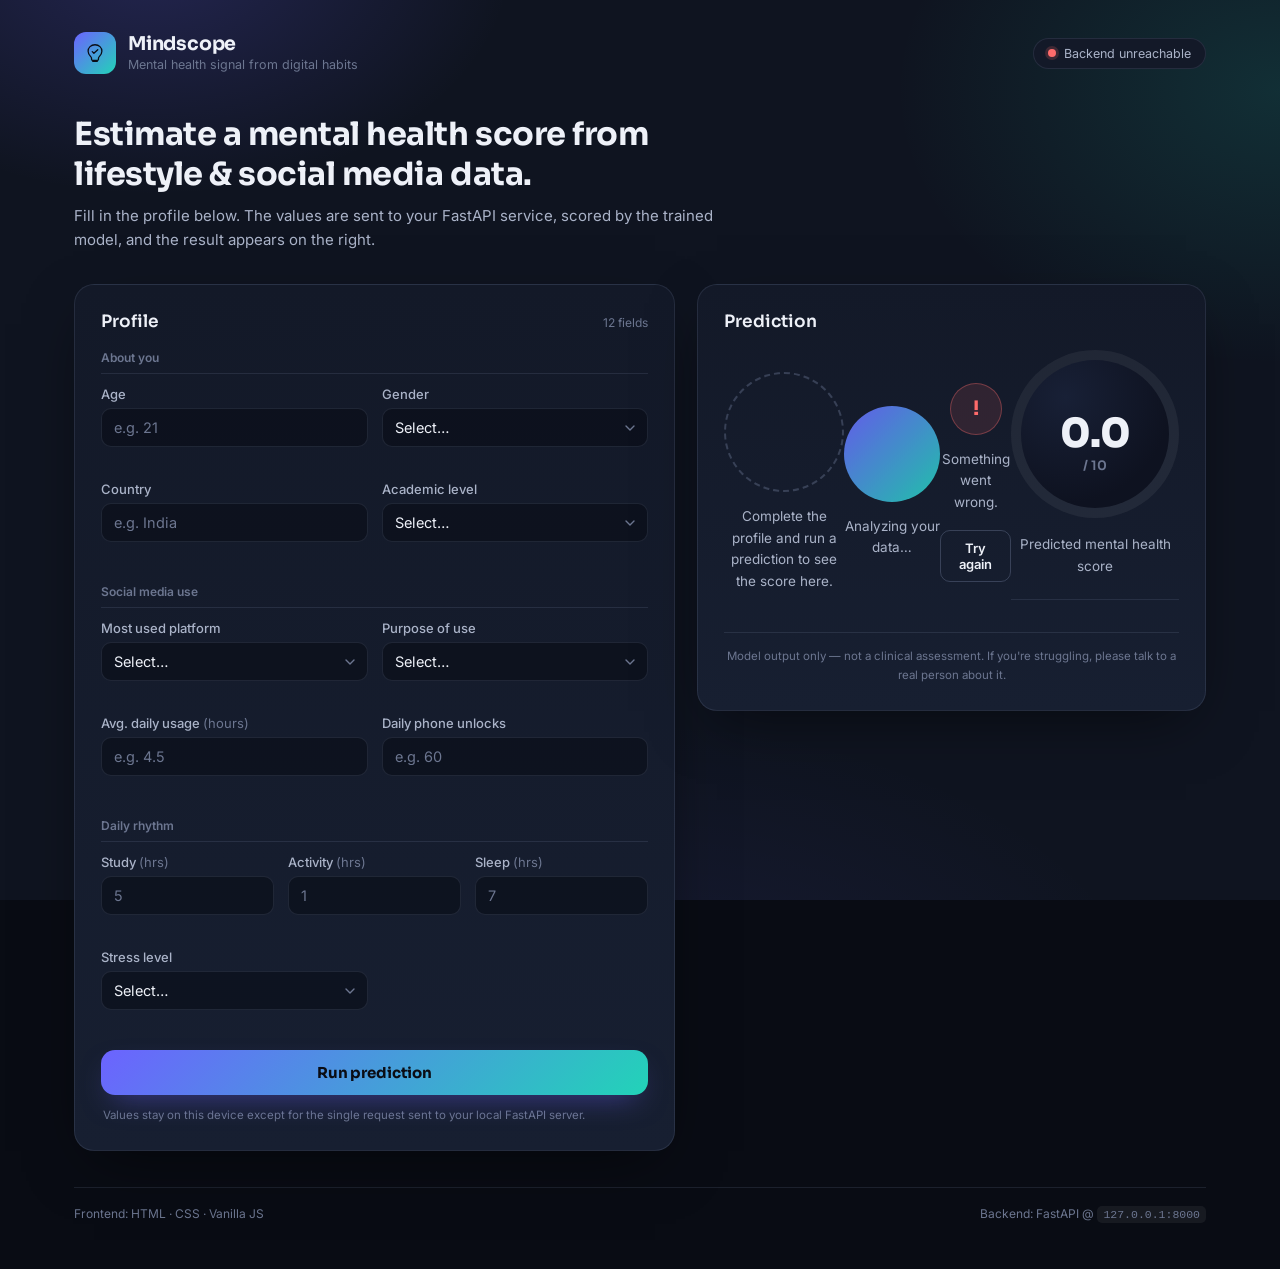
<file: index.html>
<!DOCTYPE html>
<html lang="en">
<head>
<meta charset="UTF-8" />
<meta name="viewport" content="width=device-width, initial-scale=1.0" />
<title>Mindscope — Mental Health Prediction Dashboard</title>
<link rel="preconnect" href="https://fonts.googleapis.com" />
<link rel="preconnect" href="https://fonts.gstatic.com" crossorigin />
<link href="https://fonts.googleapis.com/css2?family=Sora:wght@400;500;600;700;800&family=Inter:wght@400;500;600;700&display=swap" rel="stylesheet" />
<link rel="stylesheet" href="style.css" />
</head>
<body>

  <div class="backdrop" aria-hidden="true"></div>

  <div class="shell">

    <!-- Header -->
    <header class="site-header">
      <div class="brand">
        <span class="brand-mark">
          <svg width="22" height="22" viewBox="0 0 24 24" fill="none" xmlns="http://www.w3.org/2000/svg">
            <path d="M12 3C7.5 3 4.5 6.2 4.5 10c0 2.6 1.5 4.4 2.6 5.7.6.7 1.1 1.3 1.1 1.8v1.3c0 .7.6 1.2 1.2 1.2h5.2c.7 0 1.2-.5 1.2-1.2v-1.3c0-.5.5-1.1 1.1-1.8 1.1-1.3 2.6-3.1 2.6-5.7C19.5 6.2 16.5 3 12 3Z" stroke="currentColor" stroke-width="1.4" stroke-linejoin="round"/>
            <path d="M9.5 21h5" stroke="currentColor" stroke-width="1.4" stroke-linecap="round"/>
            <path d="M9 10.5l1.8 1.8L15 8.5" stroke="currentColor" stroke-width="1.4" stroke-linecap="round" stroke-linejoin="round"/>
          </svg>
        </span>
        <div class="brand-text">
          <span class="brand-name">Mindscope</span>
          <span class="brand-sub">Mental health signal from digital habits</span>
        </div>
      </div>
      <div class="status-pill" id="apiStatusPill">
        <span class="status-dot" id="apiStatusDot"></span>
        <span id="apiStatusLabel">Checking backend…</span>
      </div>
    </header>

    <!-- Hero -->
    <section class="hero">
      <h1>Estimate a mental health score from lifestyle &amp; social media data.</h1>
      <p>Fill in the profile below. The values are sent to your FastAPI service, scored by the trained model, and the result appears on the right.</p>
    </section>

    <!-- Main grid -->
    <main class="grid">

      <!-- Form -->
      <section class="panel form-panel" aria-labelledby="formTitle">
        <div class="panel-head">
          <h2 id="formTitle">Profile</h2>
          <span class="panel-hint">12 fields</span>
        </div>

        <form id="predictForm" novalidate>

          <div class="field-group">
            <h3 class="group-title">About you</h3>
            <div class="field-row">
              <div class="field">
                <label for="age">Age</label>
                <input type="number" id="age" name="age" min="10" max="100" step="1" placeholder="e.g. 21" required />
                <span class="field-error" id="age-error"></span>
              </div>
              <div class="field">
                <label for="gender">Gender</label>
                <select id="gender" name="gender" required>
                  <option value="" disabled selected>Select…</option>
                  <option value="Male">Male</option>
                  <option value="Female">Female</option>
                </select>
                <span class="field-error" id="gender-error"></span>
              </div>
            </div>
            <div class="field-row">
              <div class="field">
                <label for="country">Country</label>
                <input type="text" id="country" name="country" list="countryList" placeholder="e.g. India" autocomplete="off" required />
                <datalist id="countryList">
                  <option value="India"></option>
                  <option value="USA"></option>
                  <option value="Canada"></option>
                  <option value="Australia"></option>
                  <option value="UK"></option>
                  <option value="Germany"></option>
                  <option value="Mexico"></option>
                  <option value="Turkey"></option>
                  <option value="France"></option>
                  <option value="Other"></option>
                </datalist>
                <span class="field-error" id="country-error"></span>
              </div>
              <div class="field">
                <label for="academic_level">Academic level</label>
                <select id="academic_level" name="academic_level" required>
                  <option value="" disabled selected>Select…</option>
                  <option value="High School">High School</option>
                  <option value="Undergraduate">Undergraduate</option>
                  <option value="Graduate">Graduate</option>
                </select>
                <span class="field-error" id="academic_level-error"></span>
              </div>
            </div>
          </div>

          <div class="field-group">
            <h3 class="group-title">Social media use</h3>
            <div class="field-row">
              <div class="field">
                <label for="most_used_platform">Most used platform</label>
                <select id="most_used_platform" name="most_used_platform" required>
                  <option value="" disabled selected>Select…</option>
                  <option value="Facebook">Facebook</option>
                  <option value="LinkedIn">LinkedIn</option>
                  <option value="Instagram">Instagram</option>
                  <option value="Snapchat">Snapchat</option>
                  <option value="Twitter">Twitter</option>
                  <option value="YouTube">YouTube</option>
                  <option value="TikTok">TikTok</option>
                  <option value="LINE">LINE</option>
                  <option value="KakaoTalk">KakaoTalk</option>
                  <option value="VKontakte">VKontakte</option>
                  <option value="WhatsApp">WhatsApp</option>
                  <option value="WeChat">WeChat</option>
                </select>
                <span class="field-error" id="most_used_platform-error"></span>
              </div>
              <div class="field">
                <label for="purpose_of_use">Purpose of use</label>
                <select id="purpose_of_use" name="purpose_of_use" required>
                  <option value="" disabled selected>Select…</option>
                  <option value="Networking">Networking</option>
                  <option value="Education">Education</option>
                  <option value="Entertainment">Entertainment</option>
                  <option value="News">News</option>
                </select>
                <span class="field-error" id="purpose_of_use-error"></span>
              </div>
            </div>
            <div class="field-row">
              <div class="field">
                <label for="avg_daily_usage_hours">Avg. daily usage <span class="unit">(hours)</span></label>
                <input type="number" id="avg_daily_usage_hours" name="avg_daily_usage_hours" min="0" max="24" step="0.1" placeholder="e.g. 4.5" required />
                <span class="field-error" id="avg_daily_usage_hours-error"></span>
              </div>
              <div class="field">
                <label for="daily_unlocks">Daily phone unlocks</label>
                <input type="number" id="daily_unlocks" name="daily_unlocks" min="0" step="1" placeholder="e.g. 60" required />
                <span class="field-error" id="daily_unlocks-error"></span>
              </div>
            </div>
          </div>

          <div class="field-group">
            <h3 class="group-title">Daily rhythm</h3>
            <div class="field-row three">
              <div class="field">
                <label for="study_hours">Study <span class="unit">(hrs)</span></label>
                <input type="number" id="study_hours" name="study_hours" min="0" max="24" step="0.1" placeholder="5" required />
                <span class="field-error" id="study_hours-error"></span>
              </div>
              <div class="field">
                <label for="physical_activity_hours">Activity <span class="unit">(hrs)</span></label>
                <input type="number" id="physical_activity_hours" name="physical_activity_hours" min="0" max="24" step="0.1" placeholder="1" required />
                <span class="field-error" id="physical_activity_hours-error"></span>
              </div>
              <div class="field">
                <label for="sleep_hours_per_night">Sleep <span class="unit">(hrs)</span></label>
                <input type="number" id="sleep_hours_per_night" name="sleep_hours_per_night" min="0" max="24" step="0.1" placeholder="7" required />
                <span class="field-error" id="sleep_hours_per_night-error"></span>
              </div>
            </div>
            <div class="field-row">
              <div class="field">
                <label for="stress_level">Stress level</label>
                <select id="stress_level" name="stress_level" required>
                  <option value="" disabled selected>Select…</option>
                  <option value="Low">Low</option>
                  <option value="Medium">Medium</option>
                  <option value="High">High</option>
                  <option value="Very High">Very High</option>
                </select>
                <span class="field-error" id="stress_level-error"></span>
              </div>
            </div>
          </div>

          <button type="submit" id="predictBtn" class="predict-btn">
            <span class="btn-label">Run prediction</span>
            <span class="btn-spinner" aria-hidden="true"></span>
          </button>

          <p class="form-note">Values stay on this device except for the single request sent to your local FastAPI server.</p>
        </form>
      </section>

      <!-- Result -->
      <section class="panel result-panel" aria-labelledby="resultTitle">
        <div class="panel-head">
          <h2 id="resultTitle">Prediction</h2>
        </div>

        <div class="result-body" id="resultBody">

          <!-- Empty state -->
          <div class="state state-empty" id="stateEmpty">
            <div class="empty-ring"></div>
            <p>Complete the profile and run a prediction to see the score here.</p>
          </div>

          <!-- Loading state -->
          <div class="state state-loading" id="stateLoading" hidden>
            <div class="pulse-ring"></div>
            <p id="loadingText">Analyzing your data…</p>
          </div>

          <!-- Error state -->
          <div class="state state-error" id="stateError" hidden>
            <div class="error-icon">!</div>
            <p id="errorText">Something went wrong.</p>
            <button type="button" class="retry-btn" id="retryBtn">Try again</button>
          </div>

          <!-- Success state -->
          <div class="state state-success" id="stateSuccess" hidden>
            <div class="score-ring" id="scoreRing">
              <span class="score-value" id="scoreValue">0.0</span>
              <span class="score-max">/ 10</span>
            </div>
            <p class="score-label">Predicted mental health score</p>
            <dl class="result-meta" id="resultMeta"></dl>
          </div>

        </div>

        <p class="disclaimer">Model output only — not a clinical assessment. If you're struggling, please talk to a real person about it.</p>
      </section>

    </main>

    <footer class="site-footer">
      <span>Frontend: HTML · CSS · Vanilla JS</span>
      <span>Backend: FastAPI @ <code>127.0.0.1:8000</code></span>
    </footer>

  </div>

  <script src="script.js"></script>
</body>
</html>
</file>
<file: style.css>
/* ============================================================
   Mindscope — Mental Health Prediction Dashboard
   ============================================================ */

:root {
  /* Palette */
  --bg-0: #090c14;
  --bg-1: #0f1420;
  --panel: #131928;
  --panel-2: #171f31;
  --border: rgba(148, 163, 196, 0.14);
  --border-strong: rgba(148, 163, 196, 0.28);

  --text-hi: #eef1f8;
  --text-mid: #aab3c8;
  --text-low: #6c7690;

  --accent-a: #6c63ff;   /* indigo */
  --accent-b: #22d3b8;   /* teal */
  --accent-warn: #f5a524;
  --accent-danger: #ff6b6b;

  --gradient-brand: linear-gradient(135deg, var(--accent-a) 0%, var(--accent-b) 100%);

  --radius-lg: 20px;
  --radius-md: 14px;
  --radius-sm: 10px;

  --shadow-panel: 0 20px 60px -20px rgba(0, 0, 0, 0.6);
  --font-display: 'Sora', 'Inter', system-ui, sans-serif;
  --font-body: 'Inter', system-ui, sans-serif;
}

* { box-sizing: border-box; }

html, body {
  margin: 0;
  padding: 0;
  min-height: 100%;
  background: var(--bg-0);
  color: var(--text-hi);
  font-family: var(--font-body);
  -webkit-font-smoothing: antialiased;
}

body {
  position: relative;
  overflow-x: hidden;
}

/* Ambient background */
.backdrop {
  position: fixed;
  inset: 0;
  z-index: 0;
  background:
    radial-gradient(600px 400px at 12% -5%, rgba(108, 99, 255, 0.22), transparent 60%),
    radial-gradient(700px 500px at 100% 10%, rgba(34, 211, 184, 0.14), transparent 55%),
    radial-gradient(900px 600px at 50% 120%, rgba(108, 99, 255, 0.10), transparent 60%),
    var(--bg-1);
  pointer-events: none;
}

.shell {
  position: relative;
  z-index: 1;
  max-width: 1180px;
  margin: 0 auto;
  padding: 32px 24px 48px;
}

/* ---------- Header ---------- */
.site-header {
  display: flex;
  align-items: center;
  justify-content: space-between;
  gap: 16px;
  flex-wrap: wrap;
  margin-bottom: 40px;
}

.brand { display: flex; align-items: center; gap: 12px; }

.brand-mark {
  width: 42px;
  height: 42px;
  border-radius: 12px;
  display: grid;
  place-items: center;
  background: var(--gradient-brand);
  color: #0b0d16;
  flex-shrink: 0;
}

.brand-text { display: flex; flex-direction: column; line-height: 1.25; }

.brand-name {
  font-family: var(--font-display);
  font-weight: 700;
  font-size: 19px;
  letter-spacing: -0.01em;
}

.brand-sub { font-size: 12.5px; color: var(--text-low); }

.status-pill {
  display: flex;
  align-items: center;
  gap: 8px;
  padding: 7px 14px;
  border-radius: 999px;
  background: var(--panel);
  border: 1px solid var(--border);
  font-size: 12.5px;
  color: var(--text-mid);
}

.status-dot {
  width: 8px;
  height: 8px;
  border-radius: 50%;
  background: var(--text-low);
  transition: background 0.3s ease, box-shadow 0.3s ease;
}
.status-dot.online {
  background: var(--accent-b);
  box-shadow: 0 0 0 3px rgba(34, 211, 184, 0.18);
}
.status-dot.offline {
  background: var(--accent-danger);
  box-shadow: 0 0 0 3px rgba(255, 107, 107, 0.18);
}

/* ---------- Hero ---------- */
.hero { max-width: 640px; margin-bottom: 32px; }

.hero h1 {
  font-family: var(--font-display);
  font-size: clamp(24px, 3.4vw, 32px);
  line-height: 1.25;
  margin: 0 0 10px;
  font-weight: 700;
  letter-spacing: -0.015em;
}

.hero p {
  margin: 0;
  color: var(--text-mid);
  font-size: 15px;
  line-height: 1.6;
}

/* ---------- Layout ---------- */
.grid {
  display: grid;
  grid-template-columns: 1.35fr 1fr;
  gap: 22px;
  align-items: start;
}

@media (max-width: 880px) {
  .grid { grid-template-columns: 1fr; }
}

.panel {
  background: linear-gradient(180deg, var(--panel) 0%, var(--panel-2) 100%);
  border: 1px solid var(--border);
  border-radius: var(--radius-lg);
  box-shadow: var(--shadow-panel);
  backdrop-filter: blur(18px);
  -webkit-backdrop-filter: blur(18px);
  padding: 26px;
}

.panel-head {
  display: flex;
  align-items: baseline;
  justify-content: space-between;
  margin-bottom: 18px;
}

.panel-head h2 {
  font-family: var(--font-display);
  font-size: 17px;
  margin: 0;
  font-weight: 600;
}

.panel-hint { font-size: 12px; color: var(--text-low); }

/* ---------- Form ---------- */
.field-group { margin-bottom: 22px; }
.field-group:last-of-type { margin-bottom: 20px; }

.group-title {
  font-size: 12px;
  text-transform: none;
  color: var(--text-low);
  font-weight: 600;
  margin: 0 0 12px;
  padding-bottom: 8px;
  border-bottom: 1px solid var(--border);
}

.field-row {
  display: grid;
  grid-template-columns: 1fr 1fr;
  gap: 14px;
  margin-bottom: 14px;
}

.field-row.three { grid-template-columns: 1fr 1fr 1fr; }

.field-row:last-child { margin-bottom: 0; }

@media (max-width: 480px) {
  .field-row, .field-row.three { grid-template-columns: 1fr; }
}

.field { display: flex; flex-direction: column; gap: 6px; position: relative; }

.field label {
  font-size: 13px;
  color: var(--text-mid);
  font-weight: 500;
}

.field label .unit { color: var(--text-low); font-weight: 400; }

.field input,
.field select {
  appearance: none;
  -webkit-appearance: none;
  width: 100%;
  background: rgba(9, 12, 20, 0.55);
  border: 1px solid var(--border);
  border-radius: var(--radius-sm);
  color: var(--text-hi);
  font-family: var(--font-body);
  font-size: 14.5px;
  padding: 10px 12px;
  outline: none;
  transition: border-color 0.15s ease, box-shadow 0.15s ease, background 0.15s ease;
}

.field select {
  background-image: url("data:image/svg+xml;utf8,<svg xmlns='http://www.w3.org/2000/svg' width='10' height='6' viewBox='0 0 10 6' fill='none'><path d='M1 1l4 4 4-4' stroke='%236c7690' stroke-width='1.4' stroke-linecap='round' stroke-linejoin='round'/></svg>");
  background-repeat: no-repeat;
  background-position: right 12px center;
  padding-right: 32px;
}

.field input::placeholder { color: var(--text-low); }

.field input:focus,
.field select:focus {
  border-color: var(--accent-a);
  box-shadow: 0 0 0 3px rgba(108, 99, 255, 0.18);
  background: rgba(9, 12, 20, 0.8);
}

.field input:invalid:not(:placeholder-shown):not(:focus) {
  border-color: rgba(255, 107, 107, 0.5);
}

.field.has-error input,
.field.has-error select {
  border-color: var(--accent-danger);
}

.field-error {
  font-size: 11.5px;
  color: var(--accent-danger);
  min-height: 14px;
  display: block;
}

/* ---------- Submit button ---------- */
.predict-btn {
  position: relative;
  width: 100%;
  margin-top: 4px;
  padding: 13px 18px;
  border: none;
  border-radius: var(--radius-md);
  background: var(--gradient-brand);
  color: #0a0c14;
  font-family: var(--font-display);
  font-weight: 700;
  font-size: 15px;
  letter-spacing: -0.01em;
  cursor: pointer;
  display: flex;
  align-items: center;
  justify-content: center;
  gap: 10px;
  transition: transform 0.15s ease, box-shadow 0.15s ease, opacity 0.15s ease;
  box-shadow: 0 12px 30px -12px rgba(108, 99, 255, 0.55);
}

.predict-btn:hover { transform: translateY(-1px); box-shadow: 0 16px 34px -12px rgba(108, 99, 255, 0.65); }
.predict-btn:active { transform: translateY(0); }

.predict-btn:disabled {
  opacity: 0.72;
  cursor: progress;
  transform: none;
}

.btn-spinner {
  width: 15px;
  height: 15px;
  border-radius: 50%;
  border: 2px solid rgba(10, 12, 20, 0.35);
  border-top-color: #0a0c14;
  display: none;
  animation: spin 0.7s linear infinite;
}

.predict-btn.is-loading .btn-spinner { display: inline-block; }
.predict-btn.is-loading .btn-label { opacity: 0.85; }

@keyframes spin { to { transform: rotate(360deg); } }

.form-note {
  margin: 12px 2px 0;
  font-size: 11.5px;
  color: var(--text-low);
  line-height: 1.5;
}

/* ---------- Result panel ---------- */
.result-panel { display: flex; flex-direction: column; min-height: 420px; }

.result-body {
  flex: 1;
  display: flex;
  align-items: center;
  justify-content: center;
}

.state {
  width: 100%;
  display: flex;
  flex-direction: column;
  align-items: center;
  text-align: center;
  gap: 14px;
  animation: fadeIn 0.35s ease both;
}

@keyframes fadeIn {
  from { opacity: 0; transform: translateY(6px); }
  to { opacity: 1; transform: translateY(0); }
}

.state p { margin: 0; color: var(--text-mid); font-size: 13.5px; line-height: 1.6; max-width: 260px; }

/* Empty state */
.empty-ring {
  width: 120px;
  height: 120px;
  border-radius: 50%;
  border: 2px dashed var(--border-strong);
}

/* Loading state */
.pulse-ring {
  width: 96px;
  height: 96px;
  border-radius: 50%;
  background: var(--gradient-brand);
  opacity: 0.9;
  animation: pulse 1.4s ease-in-out infinite;
}

@keyframes pulse {
  0%   { transform: scale(0.85); opacity: 0.55; }
  50%  { transform: scale(1);    opacity: 0.95; }
  100% { transform: scale(0.85); opacity: 0.55; }
}

/* Error state */
.error-icon {
  width: 52px;
  height: 52px;
  border-radius: 50%;
  background: rgba(255, 107, 107, 0.12);
  border: 1px solid rgba(255, 107, 107, 0.35);
  color: var(--accent-danger);
  display: grid;
  place-items: center;
  font-family: var(--font-display);
  font-weight: 700;
  font-size: 20px;
}

.retry-btn {
  margin-top: 2px;
  padding: 9px 18px;
  border-radius: var(--radius-sm);
  border: 1px solid var(--border-strong);
  background: transparent;
  color: var(--text-hi);
  font-family: var(--font-body);
  font-size: 13px;
  font-weight: 600;
  cursor: pointer;
  transition: border-color 0.15s ease, background 0.15s ease;
}
.retry-btn:hover { border-color: var(--accent-a); background: rgba(108, 99, 255, 0.08); }

/* Success state */
.score-ring {
  width: 168px;
  height: 168px;
  border-radius: 50%;
  display: grid;
  place-items: center;
  position: relative;
  background: conic-gradient(var(--accent-a) 0deg, var(--accent-b) var(--score-deg, 0deg), rgba(255,255,255,0.06) var(--score-deg, 0deg));
  transition: background 0.6s ease;
}

.score-ring::before {
  content: "";
  position: absolute;
  inset: 10px;
  border-radius: 50%;
  background: radial-gradient(circle at 30% 25%, #182036, #0e1220 70%);
}

.score-value, .score-max {
  position: relative;
  z-index: 1;
  font-family: var(--font-display);
}

.score-value {
  font-size: 40px;
  font-weight: 800;
  letter-spacing: -0.02em;
  line-height: 1;
}

.score-max {
  position: absolute;
  bottom: 44px;
  font-size: 13px;
  color: var(--text-low);
  font-weight: 600;
}

.score-label {
  color: var(--text-mid) !important;
  font-size: 13.5px;
  margin-top: 2px !important;
}

.result-meta {
  display: grid;
  grid-template-columns: 1fr 1fr;
  gap: 8px 16px;
  width: 100%;
  margin: 8px 0 0;
  padding-top: 14px;
  border-top: 1px solid var(--border);
  text-align: left;
}

.result-meta div { display: flex; flex-direction: column; gap: 2px; }
.result-meta dt { font-size: 11px; color: var(--text-low); }
.result-meta dd { margin: 0; font-size: 13px; color: var(--text-hi); font-weight: 500; }

.disclaimer {
  margin: 18px 0 0;
  padding-top: 14px;
  border-top: 1px solid var(--border);
  font-size: 11.5px;
  color: var(--text-low);
  text-align: center;
  line-height: 1.6;
}

/* ---------- Footer ---------- */
.site-footer {
  display: flex;
  justify-content: space-between;
  flex-wrap: wrap;
  gap: 8px;
  margin-top: 36px;
  padding-top: 18px;
  border-top: 1px solid var(--border);
  font-size: 12px;
  color: var(--text-low);
}

.site-footer code {
  background: rgba(255, 255, 255, 0.06);
  padding: 2px 6px;
  border-radius: 5px;
  font-size: 11.5px;
}

/* ---------- Motion & accessibility ---------- */
@media (prefers-reduced-motion: reduce) {
  * { animation-duration: 0.01ms !important; animation-iteration-count: 1 !important; transition-duration: 0.01ms !important; }
}

:focus-visible {
  outline: 2px solid var(--accent-b);
  outline-offset: 2px;
}
</file>
